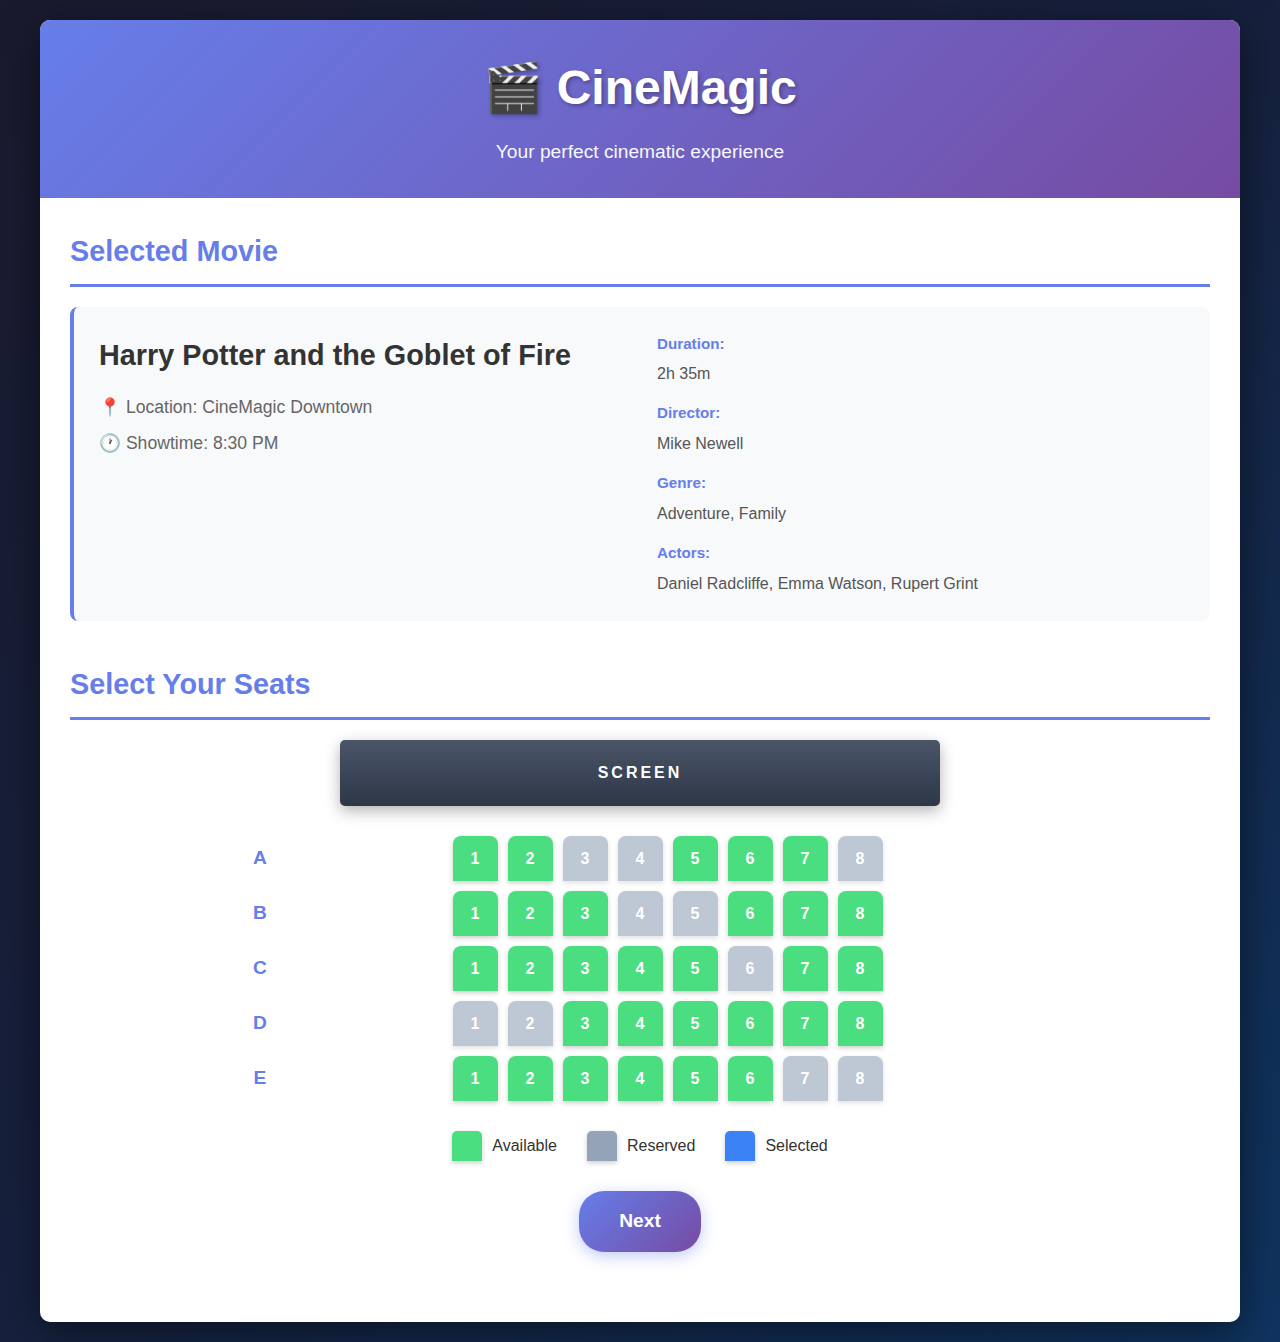
<file: Tema_1/Sebastian_Fonseca/Cine/index.html>
<!DOCTYPE html>
<html lang="en">
<head>
    <!-- Document metadata and configuration -->
    <meta charset="UTF-8">
    <meta name="viewport" content="width=device-width, initial-scale=1.0">
    <title>Seat Reservation - CineMagic</title>
    <!-- External stylesheet link -->
    <link rel="stylesheet" href="styles.css">
</head>
<body>
    <!-- Main container: wraps all content -->
    <div class="container">
        <!-- Header section: cinema name and branding -->
        <header>
            <h1>🎬 CineMagic</h1>
            <p class="subtitle">Your perfect cinematic experience</p>
        </header>

        <!-- Main content area -->
        <main>
            <!-- Movie information section: displays selected movie details -->
            <section class="movie-info">
                <h2>Selected Movie</h2>
                <div class="movie-details">
                    <div class="movie-title">
                        <h3>Harry Potter and the Goblet of Fire</h3>
                        <p class="location">📍 Location: CineMagic Downtown</p>
                        <p class="showtime">🕐 Showtime: 8:30 PM</p>
                    </div>
                    <div class="movie-specs">
                        <div class="spec-item">
                            <strong>Duration:</strong>
                            <span>2h 35m</span>
                        </div>
                        <div class="spec-item">
                            <strong>Director:</strong>
                            <span>Mike Newell</span>
                        </div>
                        <div class="spec-item">
                            <strong>Genre:</strong>
                            <span>Adventure, Family</span>
                        </div>
                        <div class="spec-item">
                            <strong>Actors:</strong>
                            <span>Daniel Radcliffe, Emma Watson, Rupert Grint</span>
                        </div>
                    </div>
                </div>
            </section>

            <!-- Seat selection section: interactive seat map -->
            <section class="seat-selection">
                <h2>Select Your Seats</h2>
                
                <!-- Screen indicator: visual representation of the cinema screen -->
                <div class="screen">
                    <p>SCREEN</p>
                </div>

                <!-- Seat map: grid layout of all available seats -->
                <div class="seat-map">
                    <!-- Row labels and seats: each row has a letter identifier -->
                    <!-- Row A -->
                    <div class="row-label">A</div>
                    <div class="seats-row">
                        <input type="checkbox" id="A1" class="seat-checkbox">
                        <label for="A1" class="seat available">1</label>
                        <input type="checkbox" id="A2" class="seat-checkbox">
                        <label for="A2" class="seat available">2</label>
                        <input type="checkbox" id="A3" class="seat-checkbox">
                        <label for="A3" class="seat reserved">3</label>
                        <input type="checkbox" id="A4" class="seat-checkbox">
                        <label for="A4" class="seat reserved">4</label>
                        <input type="checkbox" id="A5" class="seat-checkbox">
                        <label for="A5" class="seat available">5</label>
                        <input type="checkbox" id="A6" class="seat-checkbox">
                        <label for="A6" class="seat available">6</label>
                        <input type="checkbox" id="A7" class="seat-checkbox">
                        <label for="A7" class="seat available">7</label>
                        <input type="checkbox" id="A8" class="seat-checkbox">
                        <label for="A8" class="seat reserved">8</label>
                    </div>

                    <!-- Row B -->
                    <div class="row-label">B</div>
                    <div class="seats-row">
                        <input type="checkbox" id="B1" class="seat-checkbox">
                        <label for="B1" class="seat available">1</label>
                        <input type="checkbox" id="B2" class="seat-checkbox">
                        <label for="B2" class="seat available">2</label>
                        <input type="checkbox" id="B3" class="seat-checkbox">
                        <label for="B3" class="seat available">3</label>
                        <input type="checkbox" id="B4" class="seat-checkbox">
                        <label for="B4" class="seat reserved">4</label>
                        <input type="checkbox" id="B5" class="seat-checkbox">
                        <label for="B5" class="seat reserved">5</label>
                        <input type="checkbox" id="B6" class="seat-checkbox">
                        <label for="B6" class="seat available">6</label>
                        <input type="checkbox" id="B7" class="seat-checkbox">
                        <label for="B7" class="seat available">7</label>
                        <input type="checkbox" id="B8" class="seat-checkbox">
                        <label for="B8" class="seat available">8</label>
                    </div>

                    <!-- Row C -->
                    <div class="row-label">C</div>
                    <div class="seats-row">
                        <input type="checkbox" id="C1" class="seat-checkbox">
                        <label for="C1" class="seat available">1</label>
                        <input type="checkbox" id="C2" class="seat-checkbox">
                        <label for="C2" class="seat available">2</label>
                        <input type="checkbox" id="C3" class="seat-checkbox">
                        <label for="C3" class="seat available">3</label>
                        <input type="checkbox" id="C4" class="seat-checkbox">
                        <label for="C4" class="seat available">4</label>
                        <input type="checkbox" id="C5" class="seat-checkbox">
                        <label for="C5" class="seat available">5</label>
                        <input type="checkbox" id="C6" class="seat-checkbox">
                        <label for="C6" class="seat reserved">6</label>
                        <input type="checkbox" id="C7" class="seat-checkbox">
                        <label for="C7" class="seat available">7</label>
                        <input type="checkbox" id="C8" class="seat-checkbox">
                        <label for="C8" class="seat available">8</label>
                    </div>

                    <!-- Row D -->
                    <div class="row-label">D</div>
                    <div class="seats-row">
                        <input type="checkbox" id="D1" class="seat-checkbox">
                        <label for="D1" class="seat reserved">1</label>
                        <input type="checkbox" id="D2" class="seat-checkbox">
                        <label for="D2" class="seat reserved">2</label>
                        <input type="checkbox" id="D3" class="seat-checkbox">
                        <label for="D3" class="seat available">3</label>
                        <input type="checkbox" id="D4" class="seat-checkbox">
                        <label for="D4" class="seat available">4</label>
                        <input type="checkbox" id="D5" class="seat-checkbox">
                        <label for="D5" class="seat available">5</label>
                        <input type="checkbox" id="D6" class="seat-checkbox">
                        <label for="D6" class="seat available">6</label>
                        <input type="checkbox" id="D7" class="seat-checkbox">
                        <label for="D7" class="seat available">7</label>
                        <input type="checkbox" id="D8" class="seat-checkbox">
                        <label for="D8" class="seat available">8</label>
                    </div>

                    <!-- Row E -->
                    <div class="row-label">E</div>
                    <div class="seats-row">
                        <input type="checkbox" id="E1" class="seat-checkbox">
                        <label for="E1" class="seat available">1</label>
                        <input type="checkbox" id="E2" class="seat-checkbox">
                        <label for="E2" class="seat available">2</label>
                        <input type="checkbox" id="E3" class="seat-checkbox">
                        <label for="E3" class="seat available">3</label>
                        <input type="checkbox" id="E4" class="seat-checkbox">
                        <label for="E4" class="seat available">4</label>
                        <input type="checkbox" id="E5" class="seat-checkbox">
                        <label for="E5" class="seat available">5</label>
                        <input type="checkbox" id="E6" class="seat-checkbox">
                        <label for="E6" class="seat available">6</label>
                        <input type="checkbox" id="E7" class="seat-checkbox">
                        <label for="E7" class="seat reserved">7</label>
                        <input type="checkbox" id="E8" class="seat-checkbox">
                        <label for="E8" class="seat reserved">8</label>
                    </div>
                </div>

                <!-- Legend: explains seat status colors -->
                <div class="legend">
                    <div class="legend-item">
                        <div class="legend-seat available"></div>
                        <span>Available</span>
                    </div>
                    <div class="legend-item">
                        <div class="legend-seat reserved"></div>
                        <span>Reserved</span>
                    </div>
                    <div class="legend-item">
                        <div class="legend-seat selected"></div>
                        <span>Selected</span>
                    </div>
                </div>

                <!-- Next button: triggers payment confirmation modal -->
                <div class="button-container">
                    <label for="modal-trigger" class="btn-next">Next</label>
                </div>
            </section>
        </main>

        <!-- Hidden checkbox: controls modal visibility (CSS-only technique) -->
        <input type="checkbox" id="modal-trigger" class="modal-checkbox">

        <!-- Modal overlay: payment confirmation dialog (hidden by default) -->
        <div class="modal-overlay">
            <div class="modal-content">
                <h3>Confirm Reservation</h3>
                <p>Do you want to proceed with ticket payment?</p>
                <label for="modal-trigger" class="btn-ok">OK</label>
            </div>
        </div>
    </div>
</body>
</html>
</file>
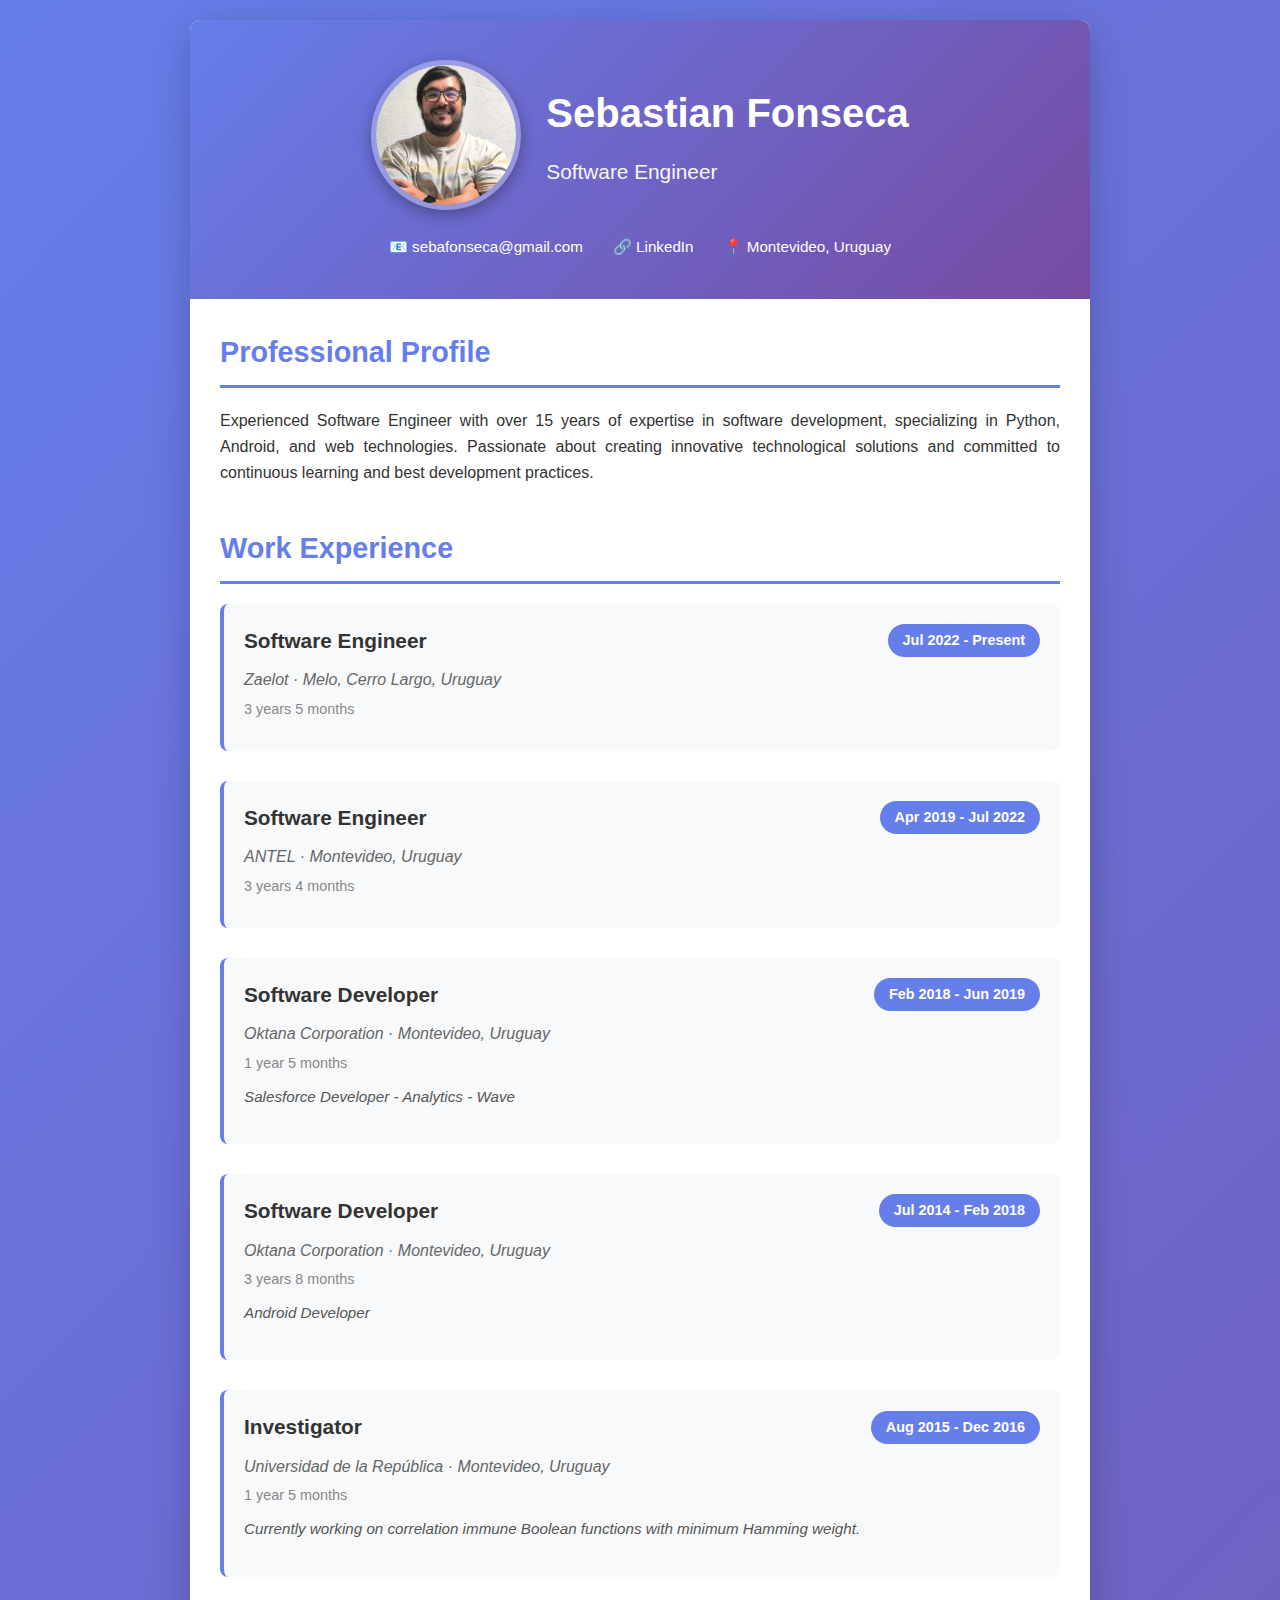
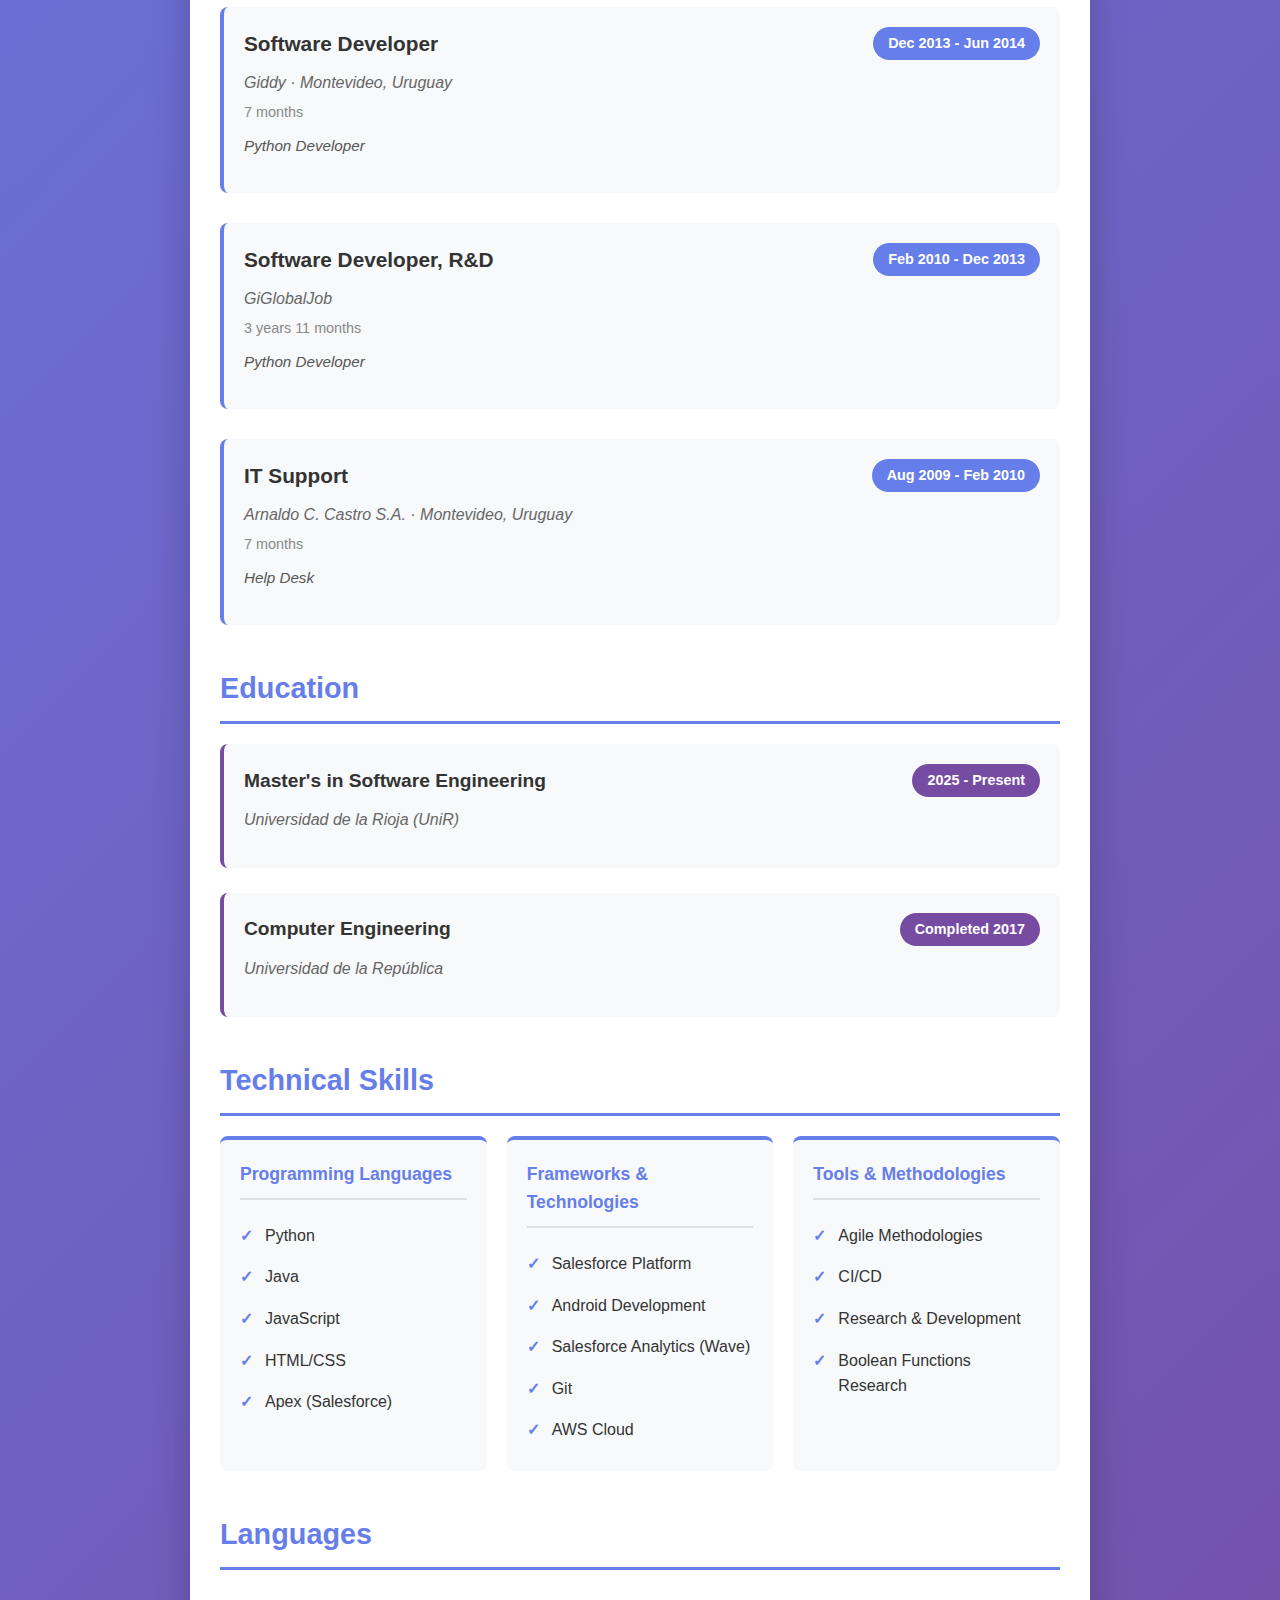
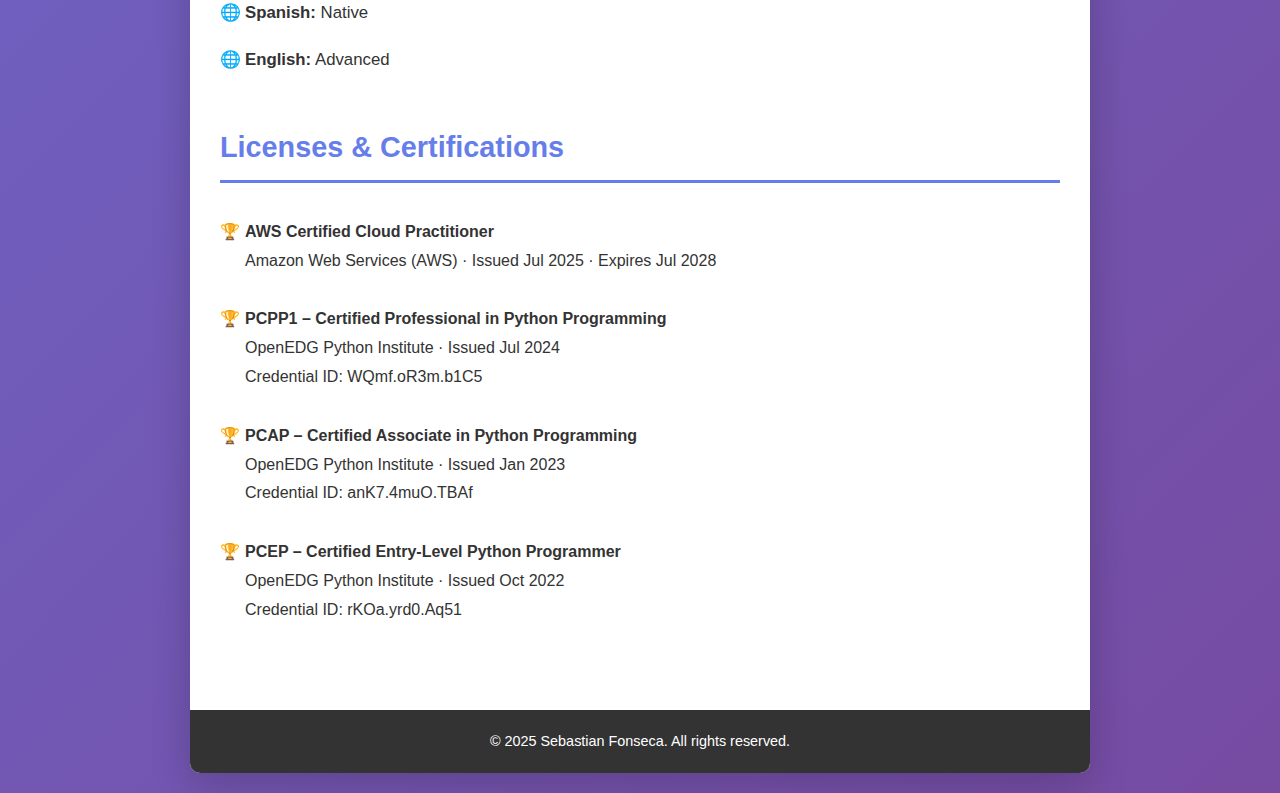
<file: Tema_1/Sebastian_Fonseca/CV/index.html>
<!DOCTYPE html>
<html lang="en">
<head>
    <!-- Document metadata and configuration -->
    <meta charset="UTF-8">
    <meta name="viewport" content="width=device-width, initial-scale=1.0">
    <title>CV - Sebastian Fonseca</title>
    <!-- External stylesheet link -->
    <link rel="stylesheet" href="styles.css">
</head>
<body>
    <!-- Main container: wraps all content and centers it on the page -->
    <div class="container">
        <!-- Header section: contains profile photo, name, title, and contact information -->
        <header>
            <div class="header-content">
                <!-- Profile section: displays photo and personal information side by side -->
                <div class="profile-section">
                    <img src="profile-photo.jpg" alt="Sebastian Fonseca" class="profile-photo">
                    <div class="profile-info">
                        <h1>Sebastian Fonseca</h1>
                        <p class="subtitle">Software Engineer</p>
                    </div>
                </div>
                <!-- Contact information: email, LinkedIn, and location -->
                <div class="contact-info">
                    <p>📧 <a href="mailto:sebafonseca@gmail.com">sebafonseca@gmail.com</a></p>
                    <p>🔗 <a href="https://www.linkedin.com/in/fonsecasebastian/" target="_blank">LinkedIn</a></p>
                    <p>📍 Montevideo, Uruguay</p>
                </div>
            </div>
        </header>

        <!-- Main content area: contains all CV sections -->
        <main>
            <!-- Professional Profile Section: brief introduction and career summary -->
            <section id="profile">
                <h2>Professional Profile</h2>
                <p>
                    Experienced Software Engineer with over 15 years of expertise in software development, 
                    specializing in Python, Android, and web technologies. Passionate about
                    creating innovative technological solutions and committed to continuous learning and 
                    best development practices.
                </p>
            </section>

            <!-- Work Experience Section: chronological list of professional positions -->
            <section id="experience">
                <h2>Work Experience</h2>
                
                <!-- Individual experience entry: each job position is a separate item -->
                <div class="experience-item">
                    <div class="experience-header">
                        <h3>Software Engineer</h3>
                        <span class="date">Jul 2022 - Present</span>
                    </div>
                    <p class="company">Zaelot · Melo, Cerro Largo, Uruguay</p>
                    <p class="duration">3 years 5 months</p>
                </div>

                <div class="experience-item">
                    <div class="experience-header">
                        <h3>Software Engineer</h3>
                        <span class="date">Apr 2019 - Jul 2022</span>
                    </div>
                    <p class="company">ANTEL · Montevideo, Uruguay</p>
                    <p class="duration">3 years 4 months</p>
                </div>

                <div class="experience-item">
                    <div class="experience-header">
                        <h3>Software Developer</h3>
                        <span class="date">Feb 2018 - Jun 2019</span>
                    </div>
                    <p class="company">Oktana Corporation · Montevideo, Uruguay</p>
                    <p class="duration">1 year 5 months</p>
                    <p class="role-detail">Salesforce Developer - Analytics - Wave</p>
                </div>

                <div class="experience-item">
                    <div class="experience-header">
                        <h3>Software Developer</h3>
                        <span class="date">Jul 2014 - Feb 2018</span>
                    </div>
                    <p class="company">Oktana Corporation · Montevideo, Uruguay</p>
                    <p class="duration">3 years 8 months</p>
                    <p class="role-detail">Android Developer</p>
                </div>

                <div class="experience-item">
                    <div class="experience-header">
                        <h3>Investigator</h3>
                        <span class="date">Aug 2015 - Dec 2016</span>
                    </div>
                    <p class="company">Universidad de la República · Montevideo, Uruguay</p>
                    <p class="duration">1 year 5 months</p>
                    <p class="role-detail">Currently working on correlation immune Boolean functions with minimum Hamming weight.</p>
                </div>

                <div class="experience-item">
                    <div class="experience-header">
                        <h3>Software Developer</h3>
                        <span class="date">Dec 2013 - Jun 2014</span>
                    </div>
                    <p class="company">Giddy · Montevideo, Uruguay</p>
                    <p class="duration">7 months</p>
                    <p class="role-detail">Python Developer</p>
                </div>

                <div class="experience-item">
                    <div class="experience-header">
                        <h3>Software Developer, R&D</h3>
                        <span class="date">Feb 2010 - Dec 2013</span>
                    </div>
                    <p class="company">GiGlobalJob</p>
                    <p class="duration">3 years 11 months</p>
                    <p class="role-detail">Python Developer</p>
                </div>

                <div class="experience-item">
                    <div class="experience-header">
                        <h3>IT Support</h3>
                        <span class="date">Aug 2009 - Feb 2010</span>
                    </div>
                    <p class="company">Arnaldo C. Castro S.A. · Montevideo, Uruguay</p>
                    <p class="duration">7 months</p>
                    <p class="role-detail">Help Desk</p>
                </div>
            </section>

            <!-- Education Section: academic degrees and qualifications -->
            <section id="education">
                <h2>Education</h2>
                
                <!-- Individual education entry: each degree is a separate item -->
                <div class="education-item">
                    <div class="education-header">
                        <h3>Master's in Software Engineering</h3>
                        <span class="date">2025 - Present</span>
                    </div>
                    <p class="institution">Universidad de la Rioja (UniR)</p>
                </div>

                <div class="education-item">
                    <div class="education-header">
                        <h3>Computer Engineering</h3>
                        <span class="date">Completed 2017</span>
                    </div>
                    <p class="institution">Universidad de la República</p>
                </div>
            </section>

            <!-- Technical Skills Section: organized in a grid layout by category -->
            <section id="skills">
                <h2>Technical Skills</h2>
                <!-- Grid container: displays skill categories in responsive columns -->
                <div class="skills-grid">
                    <!-- Individual skill category: groups related skills together -->
                    <div class="skill-category">
                        <h3>Programming Languages</h3>
                        <ul>
                            <li>Python</li>
                            <li>Java</li>
                            <li>JavaScript</li>
                            <li>HTML/CSS</li>
                            <li>Apex (Salesforce)</li>
                        </ul>
                    </div>
                    <div class="skill-category">
                        <h3>Frameworks & Technologies</h3>
                        <ul>
                            <li>Salesforce Platform</li>
                            <li>Android Development</li>
                            <li>Salesforce Analytics (Wave)</li>
                            <li>Git</li>
                            <li>AWS Cloud</li>
                        </ul>
                    </div>
                    <div class="skill-category">
                        <h3>Tools & Methodologies</h3>
                        <ul>
                            <li>Agile Methodologies</li>
                            <li>CI/CD</li>
                            <li>Research & Development</li>
                            <li>Boolean Functions Research</li>
                        </ul>
                    </div>
                </div>
            </section>

            <!-- Languages Section: displays language proficiency levels -->
            <section id="languages">
                <h2>Languages</h2>
                <ul class="languages-list">
                    <li><strong>Spanish:</strong> Native</li>
                    <li><strong>English:</strong> Advanced</li>
                </ul>
            </section>

            <!-- Certifications Section: professional certifications and licenses -->
            <section id="certifications">
                <h2>Licenses & Certifications</h2>
                <ul>
                    <li>
                        <strong>AWS Certified Cloud Practitioner</strong><br>
                        Amazon Web Services (AWS) · Issued Jul 2025 · Expires Jul 2028
                    </li>
                    <li>
                        <strong>PCPP1 – Certified Professional in Python Programming</strong><br>
                        OpenEDG Python Institute · Issued Jul 2024<br>
                        Credential ID: WQmf.oR3m.b1C5
                    </li>
                    <li>
                        <strong>PCAP – Certified Associate in Python Programming</strong><br>
                        OpenEDG Python Institute · Issued Jan 2023<br>
                        Credential ID: anK7.4muO.TBAf
                    </li>
                    <li>
                        <strong>PCEP – Certified Entry-Level Python Programmer</strong><br>
                        OpenEDG Python Institute · Issued Oct 2022<br>
                        Credential ID: rKOa.yrd0.Aq51
                    </li>
                </ul>
            </section>
        </main>

        <!-- Footer: copyright information -->
        <footer>
            <p>&copy; 2025 Sebastian Fonseca. All rights reserved.</p>
        </footer>
    </div>
</body>
</html>
</file>
<file: Tema_1/Sebastian_Fonseca/Cine/styles.css>
/* ============================================
   CSS RESET & BASE STYLES
   ============================================ */

/* Universal selector: resets default margins, padding, and sets box-sizing */
* {
    margin: 0;
    padding: 0;
    box-sizing: border-box;
}

/* Body styles: sets base typography, colors, and dark cinema-like background */
body {
    font-family: 'Segoe UI', Tahoma, Geneva, Verdana, sans-serif;
    line-height: 1.6;
    color: #333;
    background: linear-gradient(135deg, #1a1a2e 0%, #16213e 50%, #0f3460 100%);
    min-height: 100vh;
    padding: 20px;
}

/* Main container: centers content and creates the main card */
.container {
    max-width: 1200px;
    margin: 0 auto;
    background: #ffffff;
    box-shadow: 0 10px 40px rgba(0, 0, 0, 0.5);
    border-radius: 10px;
    overflow: hidden;
    position: relative;
}

/* ============================================
   HEADER SECTION
   ============================================ */

/* Header: cinema branding with gradient background */
header {
    background: linear-gradient(135deg, #667eea 0%, #764ba2 100%);
    color: white;
    padding: 30px;
    text-align: center;
}

/* Cinema name: large, bold heading */
header h1 {
    font-size: 3em;
    margin-bottom: 10px;
    font-weight: 700;
    text-shadow: 2px 2px 4px rgba(0, 0, 0, 0.3);
}

/* Subtitle: tagline below cinema name */
.subtitle {
    font-size: 1.2em;
    opacity: 0.95;
}

/* ============================================
   MAIN CONTENT AREA
   ============================================ */

/* Main container: adds padding around content sections */
main {
    padding: 30px;
}

/* Section spacing: adds margin between sections */
section {
    margin-bottom: 40px;
}

/* Section headings: purple color with underline */
section h2 {
    color: #667eea;
    font-size: 1.8em;
    margin-bottom: 20px;
    padding-bottom: 10px;
    border-bottom: 3px solid #667eea;
}

/* ============================================
   MOVIE INFORMATION SECTION
   ============================================ */

/* Movie details container: flexbox layout for movie info */
.movie-details {
    display: flex;
    gap: 30px;
    flex-wrap: wrap;
    background: #f8f9fa;
    padding: 25px;
    border-radius: 8px;
    border-left: 4px solid #667eea;
}

/* Movie title section: contains title, location, and showtime */
.movie-title {
    flex: 1;
    min-width: 250px;
}

/* Movie title: large, bold movie name */
.movie-title h3 {
    font-size: 1.8em;
    color: #333;
    margin-bottom: 15px;
}

/* Location and showtime: styled information text */
.location, .showtime {
    color: #666;
    font-size: 1.1em;
    margin-bottom: 8px;
}

/* Movie specs: grid layout for movie details */
.movie-specs {
    flex: 1;
    min-width: 300px;
    display: grid;
    gap: 15px;
}

/* Spec item: individual movie detail (duration, director, etc.) */
.spec-item {
    display: flex;
    flex-direction: column;
    gap: 5px;
}

/* Spec item strong: label for each detail */
.spec-item strong {
    color: #667eea;
    font-size: 0.95em;
}

/* Spec item span: value for each detail */
.spec-item span {
    color: #555;
    font-size: 1em;
}

/* ============================================
   SEAT SELECTION SECTION
   ============================================ */

/* Screen indicator: visual representation of cinema screen */
.screen {
    background: linear-gradient(to bottom, #4a5568, #2d3748);
    color: white;
    text-align: center;
    padding: 20px;
    margin: 0 auto 30px;
    border-radius: 5px;
    max-width: 600px;
    box-shadow: 0 5px 15px rgba(0, 0, 0, 0.3);
    font-weight: bold;
    letter-spacing: 3px;
}

/* Seat map: grid container for all seats */
.seat-map {
    display: grid;
    grid-template-columns: 40px 1fr;
    gap: 10px 15px;
    max-width: 800px;
    margin: 0 auto 30px;
    align-items: center;
}

/* Row label: letter identifier for each row */
.row-label {
    font-weight: bold;
    font-size: 1.2em;
    color: #667eea;
    text-align: center;
}

/* Seats row: flexbox container for seats in a row */
.seats-row {
    display: flex;
    gap: 10px;
    justify-content: center;
    flex-wrap: wrap;
}

/* Seat checkbox: hidden input for seat selection (CSS-only interactivity) */
.seat-checkbox {
    display: none;
}

/* Seat label: visual representation of each seat */
.seat {
    display: inline-block;
    width: 45px;
    height: 45px;
    background: #4ade80;
    color: white;
    text-align: center;
    line-height: 45px;
    border-radius: 8px 8px 0 0;
    cursor: pointer;
    transition: all 0.3s ease;
    font-weight: bold;
    box-shadow: 0 2px 5px rgba(0, 0, 0, 0.2);
    user-select: none;
}

/* Available seat: green color for free seats */
.seat.available:hover {
    background: #22c55e;
    transform: scale(1.1);
    box-shadow: 0 4px 8px rgba(0, 0, 0, 0.3);
}

/* Reserved seat: gray color and disabled cursor for taken seats */
.seat.reserved {
    background: #94a3b8;
    cursor: not-allowed;
    opacity: 0.6;
    pointer-events: none;
}

/* Selected seat: blue color when checkbox is checked (only for available seats) */
.seat-checkbox:checked + .seat.available {
    background: #3b82f6;
    transform: scale(1.15);
    box-shadow: 0 4px 10px rgba(59, 130, 246, 0.5);
}

/* Prevent reserved seats from being selected */
.seat-checkbox:checked + .seat.reserved {
    background: #94a3b8;
    transform: none;
}

/* ============================================
   LEGEND SECTION
   ============================================ */

/* Legend container: flexbox layout for seat status explanation */
.legend {
    display: flex;
    justify-content: center;
    gap: 30px;
    margin-bottom: 30px;
    flex-wrap: wrap;
}

/* Legend item: individual legend entry */
.legend-item {
    display: flex;
    align-items: center;
    gap: 10px;
}

/* Legend seat: small square showing seat color */
.legend-seat {
    width: 30px;
    height: 30px;
    border-radius: 5px 5px 0 0;
    box-shadow: 0 2px 5px rgba(0, 0, 0, 0.2);
}

/* Legend seat available: green color */
.legend-seat.available {
    background: #4ade80;
}

/* Legend seat reserved: gray color */
.legend-seat.reserved {
    background: #94a3b8;
}

/* Legend seat selected: blue color */
.legend-seat.selected {
    background: #3b82f6;
}

/* ============================================
   BUTTON SECTION
   ============================================ */

/* Button container: centers the next button */
.button-container {
    text-align: center;
    margin-top: 30px;
}

/* Modal checkbox: hidden input to control modal visibility */
.modal-checkbox {
    display: none;
}

/* Next button: styled button that triggers modal */
.btn-next {
    display: inline-block;
    background: linear-gradient(135deg, #667eea 0%, #764ba2 100%);
    color: white;
    padding: 15px 40px;
    border-radius: 25px;
    font-size: 1.2em;
    font-weight: bold;
    cursor: pointer;
    transition: all 0.3s ease;
    box-shadow: 0 4px 15px rgba(102, 126, 234, 0.4);
    user-select: none;
}

/* Next button hover: increases shadow and slightly scales */
.btn-next:hover {
    transform: translateY(-2px);
    box-shadow: 0 6px 20px rgba(102, 126, 234, 0.6);
}

/* Next button active: pressed state */
.btn-next:active {
    transform: translateY(0);
}

/* ============================================
   MODAL SECTION
   ============================================ */

/* Modal overlay: full-screen backdrop (hidden by default) */
.modal-overlay {
    position: fixed;
    top: 0;
    left: 0;
    width: 100%;
    height: 100%;
    background: rgba(0, 0, 0, 0.7);
    display: flex;
    justify-content: center;
    align-items: center;
    z-index: 1000;
    opacity: 0;
    pointer-events: none;
    transition: opacity 0.3s ease;
}

/* Modal visible: shows modal when checkbox is checked */
.modal-checkbox:checked ~ .modal-overlay {
    opacity: 1;
    pointer-events: all;
}

/* Modal content: centered dialog box */
.modal-content {
    background: white;
    padding: 40px;
    border-radius: 15px;
    text-align: center;
    max-width: 400px;
    box-shadow: 0 10px 40px rgba(0, 0, 0, 0.5);
    transform: scale(0.8);
    transition: transform 0.3s ease;
}

/* Modal content visible: scales up when modal is shown */
.modal-checkbox:checked ~ .modal-overlay .modal-content {
    transform: scale(1);
}

/* Modal heading: title of the confirmation dialog */
.modal-content h3 {
    color: #667eea;
    font-size: 1.8em;
    margin-bottom: 20px;
}

/* Modal paragraph: confirmation message */
.modal-content p {
    color: #666;
    font-size: 1.1em;
    margin-bottom: 30px;
}

/* OK button: closes the modal */
.btn-ok {
    display: inline-block;
    background: linear-gradient(135deg, #667eea 0%, #764ba2 100%);
    color: white;
    padding: 12px 30px;
    border-radius: 25px;
    font-size: 1.1em;
    font-weight: bold;
    cursor: pointer;
    transition: all 0.3s ease;
    box-shadow: 0 4px 15px rgba(102, 126, 246, 0.4);
    user-select: none;
}

/* OK button hover: increases shadow */
.btn-ok:hover {
    transform: translateY(-2px);
    box-shadow: 0 6px 20px rgba(102, 126, 234, 0.6);
}

/* ============================================
   RESPONSIVE DESIGN
   ============================================ */

/* Media query for tablets and smaller screens (max-width: 768px) */
@media (max-width: 768px) {
    body {
        padding: 10px;
    }

    header h1 {
        font-size: 2em;
    }

    main {
        padding: 20px;
    }

    .movie-details {
        flex-direction: column;
    }

    .seat-map {
        grid-template-columns: 30px 1fr;
        gap: 8px 10px;
    }

    .seat {
        width: 35px;
        height: 35px;
        line-height: 35px;
        font-size: 0.9em;
    }

    .legend {
        gap: 20px;
    }

    .modal-content {
        padding: 30px 20px;
        margin: 20px;
    }
}

/* Media query for mobile phones (max-width: 480px) */
@media (max-width: 480px) {
    header h1 {
        font-size: 1.5em;
    }

    .subtitle {
        font-size: 1em;
    }

    section h2 {
        font-size: 1.4em;
    }

    .movie-title h3 {
        font-size: 1.4em;
    }

    .seat {
        width: 30px;
        height: 30px;
        line-height: 30px;
        font-size: 0.8em;
    }

    .seats-row {
        gap: 5px;
    }

    .btn-next {
        padding: 12px 30px;
        font-size: 1em;
    }
}
</file>
<file: Tema_1/Sebastian_Fonseca/CV/styles.css>
/* ============================================
   CSS RESET & BASE STYLES
   ============================================ */

/* Universal selector: resets default margins, padding, and sets box-sizing for all elements */
* {
    margin: 0;
    padding: 0;
    box-sizing: border-box;
}

/* Body styles: sets the base typography, colors, and background gradient for the entire page */
body {
    font-family: 'Segoe UI', Tahoma, Geneva, Verdana, sans-serif;
    line-height: 1.6;
    color: #333;
    background: linear-gradient(135deg, #667eea 0%, #764ba2 100%);
    min-height: 100vh;
    padding: 20px;
}

/* Main container: centers content, sets max width, and creates the white card effect */
.container {
    max-width: 900px;
    margin: 0 auto;
    background: #ffffff;
    box-shadow: 0 10px 40px rgba(0, 0, 0, 0.2);
    border-radius: 10px;
    overflow: hidden;
}

/* ============================================
   HEADER SECTION
   ============================================ */

/* Header container: purple gradient background with white text */
header {
    background: linear-gradient(135deg, #667eea 0%, #764ba2 100%);
    color: white;
    padding: 40px 30px;
    text-align: center;
}

/* Profile section: flexbox layout to display photo and name side by side */
.profile-section {
    display: flex;
    align-items: center;
    justify-content: center;
    gap: 25px;
    margin-bottom: 25px;
    flex-wrap: wrap;
}

/* Profile photo: circular image with border and shadow effect */
.profile-photo {
    width: 150px;
    height: 150px;
    border-radius: 50%;
    border: 5px solid rgba(255, 255, 255, 0.3);
    object-fit: cover;
    box-shadow: 0 5px 15px rgba(0, 0, 0, 0.3);
}

/* Profile info: container for name and subtitle, aligned to the left */
.profile-info {
    text-align: left;
}

/* Main heading: large, bold name in the header */
.header-content h1 {
    font-size: 2.5em;
    margin-bottom: 10px;
    font-weight: 700;
}

/* Subtitle: professional title below the name */
.subtitle {
    font-size: 1.3em;
    margin-bottom: 0;
    opacity: 0.95;
}

/* Contact info: flexbox container for email, LinkedIn, and location */
.contact-info {
    display: flex;
    justify-content: center;
    gap: 30px;
    flex-wrap: wrap;
    margin-top: 20px;
}

/* Contact info paragraphs: removes default margins */
.contact-info p {
    margin: 0;
    font-size: 0.95em;
}

/* Contact links: white links with smooth hover transition */
.contact-info a {
    color: white;
    text-decoration: none;
    transition: opacity 0.3s;
}

/* Contact links hover: reduces opacity and adds underline on hover */
.contact-info a:hover {
    opacity: 0.8;
    text-decoration: underline;
}

/* ============================================
   MAIN CONTENT AREA
   ============================================ */

/* Main container: adds padding around all content sections */
main {
    padding: 30px;
}

/* Section spacing: adds margin between each CV section */
section {
    margin-bottom: 40px;
}

/* Section headings: purple color with underline border for visual separation */
section h2 {
    color: #667eea;
    font-size: 1.8em;
    margin-bottom: 20px;
    padding-bottom: 10px;
    border-bottom: 3px solid #667eea;
}

/* Section paragraphs: justified text alignment for better readability */
section p {
    margin-bottom: 15px;
    text-align: justify;
}

/* ============================================
   WORK EXPERIENCE SECTION
   ============================================ */

/* Experience item: card-style container for each job position */
.experience-item {
    margin-bottom: 30px;
    padding: 20px;
    background: #f8f9fa;
    border-radius: 8px;
    border-left: 4px solid #667eea;
    transition: transform 0.3s, box-shadow 0.3s;
}

/* Experience item hover: slides right and adds shadow for interactive feedback */
.experience-item:hover {
    transform: translateX(5px);
    box-shadow: 0 5px 15px rgba(102, 126, 234, 0.2);
}

/* Experience header: flexbox layout for job title and date badge */
.experience-header {
    display: flex;
    justify-content: space-between;
    align-items: center;
    margin-bottom: 10px;
    flex-wrap: wrap;
}

/* Job title: bold, dark text for the position name */
.experience-header h3 {
    color: #333;
    font-size: 1.3em;
}

/* Date badge: rounded pill-shaped badge with purple background */
.date {
    background: #667eea;
    color: white;
    padding: 5px 15px;
    border-radius: 20px;
    font-size: 0.9em;
    font-weight: 600;
}

/* Company name: italic, gray text for the employer */
.company {
    color: #666;
    font-style: italic;
    margin-bottom: 5px;
}

/* Duration: smaller, lighter text showing employment period length */
.duration {
    color: #888;
    font-size: 0.9em;
    margin-bottom: 10px;
}

/* Role detail: additional information about the position */
.role-detail {
    color: #555;
    font-size: 0.95em;
    margin-top: 8px;
    font-style: italic;
}

/* Experience list: removes default list styling */
.experience-item ul {
    list-style: none;
    padding-left: 0;
}

/* Experience list items: custom bullet points with purple arrow */
.experience-item ul li {
    padding: 5px 0;
    padding-left: 20px;
    position: relative;
}

/* Custom bullet: purple arrow as list marker */
.experience-item ul li:before {
    content: "▸";
    position: absolute;
    left: 0;
    color: #667eea;
    font-weight: bold;
}

/* ============================================
   EDUCATION SECTION
   ============================================ */

/* Education item: similar to experience items but with darker purple accent */
.education-item {
    margin-bottom: 25px;
    padding: 20px;
    background: #f8f9fa;
    border-radius: 8px;
    border-left: 4px solid #764ba2;
}

/* Education header: flexbox layout for degree title and completion date */
.education-header {
    display: flex;
    justify-content: space-between;
    align-items: center;
    margin-bottom: 10px;
    flex-wrap: wrap;
}

/* Degree title: slightly smaller than job titles */
.education-header h3 {
    color: #333;
    font-size: 1.2em;
}

/* Education date badge: uses darker purple to differentiate from experience */
.education-header .date {
    background: #764ba2;
}

/* Institution name: italic, gray text for the school/university */
.institution {
    color: #666;
    font-style: italic;
}

/* ============================================
   TECHNICAL SKILLS SECTION
   ============================================ */

/* Skills grid: responsive CSS Grid that adapts to screen size */
.skills-grid {
    display: grid;
    grid-template-columns: repeat(auto-fit, minmax(250px, 1fr));
    gap: 20px;
}

/* Skill category: card container for each group of related skills */
.skill-category {
    background: #f8f9fa;
    padding: 20px;
    border-radius: 8px;
    border-top: 4px solid #667eea;
}

/* Skill category heading: purple text with bottom border separator */
.skill-category h3 {
    color: #667eea;
    font-size: 1.1em;
    margin-bottom: 15px;
    border-bottom: 2px solid #e0e0e0;
    padding-bottom: 10px;
}

/* Skill list: removes default list styling */
.skill-category ul {
    list-style: none;
    padding-left: 0;
}

/* Skill list items: custom checkmark bullets */
.skill-category ul li {
    padding: 8px 0;
    padding-left: 25px;
    position: relative;
}

/* Custom checkmark: purple checkmark as list marker */
.skill-category ul li:before {
    content: "✓";
    position: absolute;
    left: 0;
    color: #667eea;
    font-weight: bold;
}

/* ============================================
   LANGUAGES SECTION
   ============================================ */

/* Languages list: removes default list styling */
.languages-list {
    list-style: none;
    padding-left: 0;
}

/* Language list items: globe emoji as custom bullet */
.languages-list li {
    padding: 10px 0;
    padding-left: 25px;
    position: relative;
    font-size: 1.05em;
}

/* Globe emoji: custom bullet point for languages */
.languages-list li:before {
    content: "🌐";
    position: absolute;
    left: 0;
}

/* ============================================
   CERTIFICATIONS SECTION
   ============================================ */

/* Certifications list: removes default list styling */
#certifications ul {
    list-style: none;
    padding-left: 0;
}

/* Certification list items: trophy emoji with increased line height for multi-line content */
#certifications ul li {
    padding: 15px 0;
    padding-left: 25px;
    position: relative;
    line-height: 1.8;
}

/* Trophy emoji: custom bullet point for certifications */
#certifications ul li:before {
    content: "🏆";
    position: absolute;
    left: 0;
}

/* ============================================
   FOOTER SECTION
   ============================================ */

/* Footer: dark background with centered copyright text */
footer {
    background: #333;
    color: white;
    text-align: center;
    padding: 20px;
    font-size: 0.9em;
}

/* ============================================
   RESPONSIVE DESIGN - TABLET & MOBILE
   ============================================ */

/* Media query for tablets and smaller screens (max-width: 768px) */
@media (max-width: 768px) {
    body {
        padding: 10px;
    }

    .profile-section {
        flex-direction: column;
        text-align: center;
    }

    .profile-info {
        text-align: center;
    }

    .profile-photo {
        width: 120px;
        height: 120px;
    }

    .header-content h1 {
        font-size: 2em;
    }

    .subtitle {
        font-size: 1.1em;
    }

    .contact-info {
        flex-direction: column;
        gap: 10px;
    }

    main {
        padding: 20px;
    }

    .experience-header,
    .education-header {
        flex-direction: column;
        align-items: flex-start;
    }

    .date {
        margin-top: 10px;
    }

    .skills-grid {
        grid-template-columns: 1fr;
    }
}

/* Media query for mobile phones (max-width: 480px) */
@media (max-width: 480px) {
    /* Further reduces heading sizes for very small screens */
    .header-content h1 {
        font-size: 1.6em;
    }

    section h2 {
        font-size: 1.4em;
    }
}
</file>
